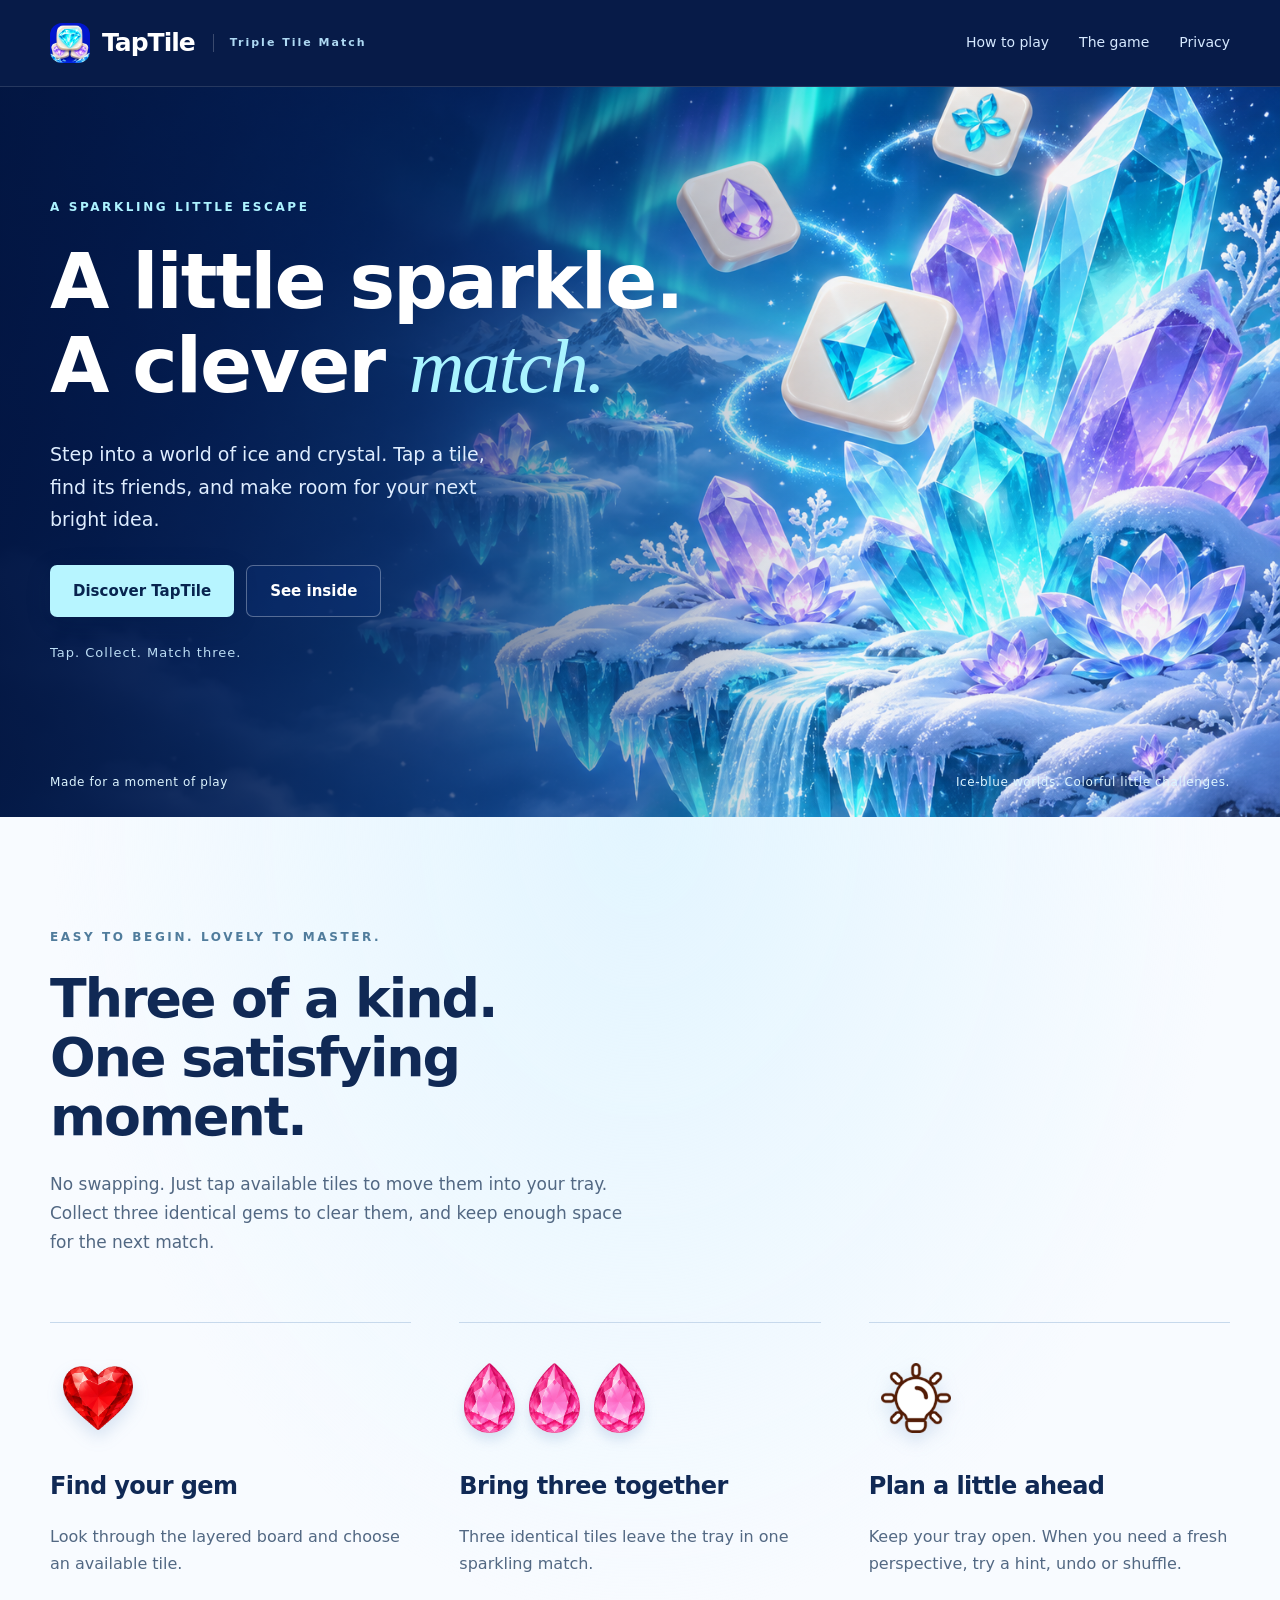
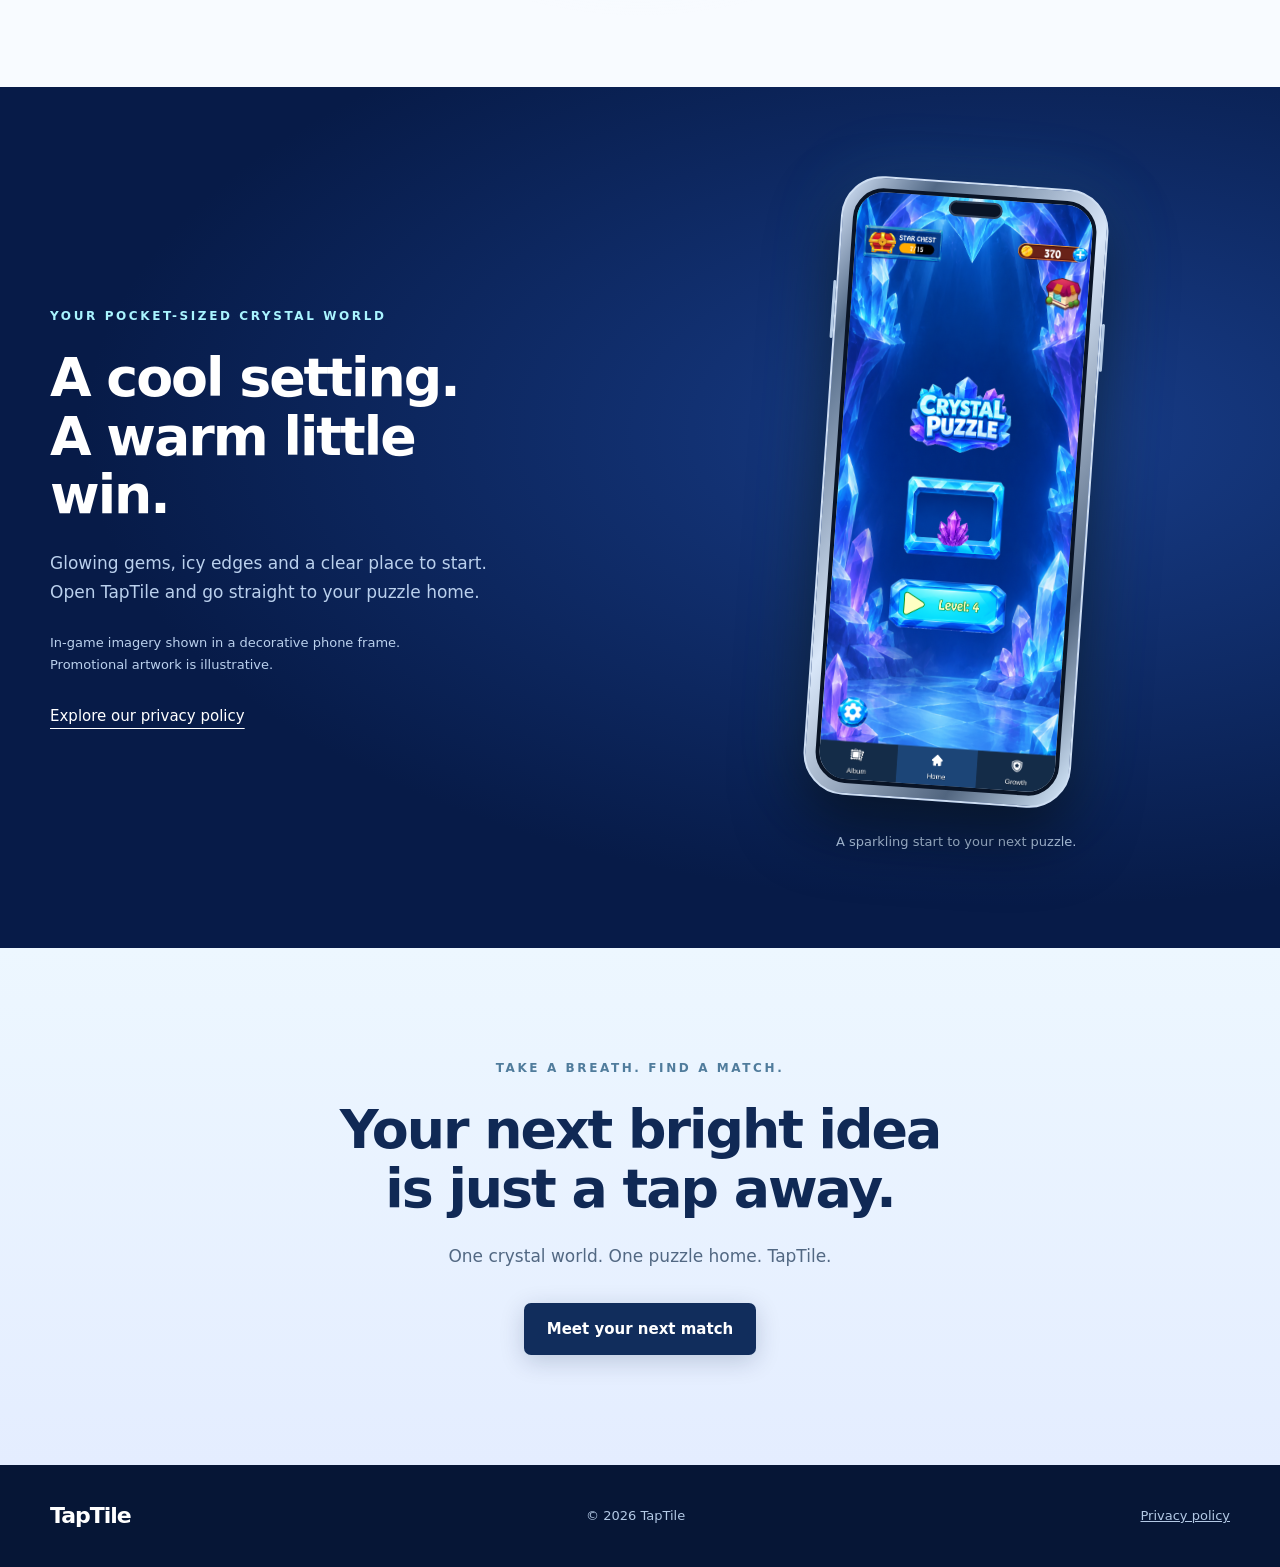
<file: index.html>
<!doctype html>
<html lang="en">
<head>
<meta charset="utf-8"><meta name="viewport" content="width=device-width, initial-scale=1">
<meta name="description" content="TapTile is a crystal tile-matching puzzle. Tap, collect and match three in a sparkling world of ice and gems.">
<meta name="theme-color" content="#071b48"><meta property="og:title" content="TapTile · A little sparkle. A clever match."><meta property="og:image" content="assets/ice-crystal-world.png">
<title>TapTile · Triple Tile Match</title><link rel="icon" href="assets/taptile-icon.png"><link rel="stylesheet" href="site.css">
</head>
<body>
<header class="topbar"><nav class="nav wrap" aria-label="Main navigation"><a class="brand" href="index.html"><img src="assets/taptile-icon.png" alt="" width="40" height="40">TapTile<span class="brand-caption">Triple Tile Match</span></a><div class="nav-links"><a href="#play">How to play</a><a href="#screens">The game</a><a href="privacy.html">Privacy</a></div></nav></header>
<main>
<section class="hero"><img class="hero-art" src="assets/ice-crystal-world.png" alt="Illustrated ice islands, glowing crystal towers and floating gem tiles beneath an aurora" fetchpriority="high"><div class="hero-shade"></div><div class="wrap hero-content"><p class="eyebrow">A sparkling little escape</p><h1>A little sparkle.<br>A clever <em>match.</em></h1><p class="lede">Step into a world of ice and crystal. Tap a tile, find its friends, and make room for your next bright idea.</p><div class="actions"><a class="button primary" href="#play">Discover TapTile</a><a class="button secondary" href="#screens">See inside</a></div><p class="hero-note">Tap. Collect. Match three.</p></div><div class="hero-bottom wrap"><span>Made for a moment of play</span><span>Ice-blue worlds. Colorful little challenges.</span></div></section>
<section class="intro" id="play"><div class="wrap"><div class="section-head"><p class="eyebrow">Easy to begin. Lovely to master.</p><h2>Three of a kind.<br>One satisfying moment.</h2><p>No swapping. Just tap available tiles to move them into your tray. Collect three identical gems to clear them, and keep enough space for the next match.</p></div><div class="feature-grid"><article class="feature"><div class="tile-demo"><img src="assets/gem-cyan.png" alt="" width="76" height="76"></div><h3>Find your gem</h3><p>Look through the layered board and choose an available tile.</p></article><article class="feature"><div class="tile-trio" aria-hidden="true"><img src="assets/gem-purple.png" alt=""><img src="assets/gem-purple.png" alt=""><img src="assets/gem-purple.png" alt=""></div><h3>Bring three together</h3><p>Three identical tiles leave the tray in one sparkling match.</p></article><article class="feature"><div class="tile-demo"><img src="assets/hint.png" alt="" width="76" height="76"></div><h3>Plan a little ahead</h3><p>Keep your tray open. When you need a fresh perspective, try a hint, undo or shuffle.</p></article></div></div></section>
<section class="showcase" id="screens"><div class="wrap showcase-grid"><div class="showcase-copy"><p class="eyebrow">Your pocket-sized crystal world</p><h2>A cool setting.<br>A warm little win.</h2><p>Glowing gems, icy edges and a clear place to start. Open TapTile and go straight to your puzzle home.</p><p class="capture-note">In-game imagery shown in a decorative phone frame. Promotional artwork is illustrative.</p><a class="text-link" href="privacy.html">Explore our privacy policy</a></div><figure class="phone-figure"><div class="phone"><div class="phone-screen"><img src="assets/taptile-home.png" alt="TapTile home screen with crystal artwork and level selection" loading="lazy"></div><span class="phone-camera" aria-hidden="true"></span><span class="phone-key" aria-hidden="true"></span></div><figcaption>A sparkling start to your next puzzle.</figcaption></figure></div></section>
<section class="closing"><div class="wrap"><p class="eyebrow">Take a breath. Find a match.</p><h2>Your next bright idea<br>is just a tap away.</h2><p>One crystal world. One puzzle home. TapTile.</p><a class="button primary" href="#play">Meet your next match</a></div></section>
</main><footer><div class="wrap footer-row"><a class="brand" href="index.html">TapTile</a><span>© 2026 TapTile</span><a href="privacy.html">Privacy policy</a></div></footer>
</body></html>
</file>
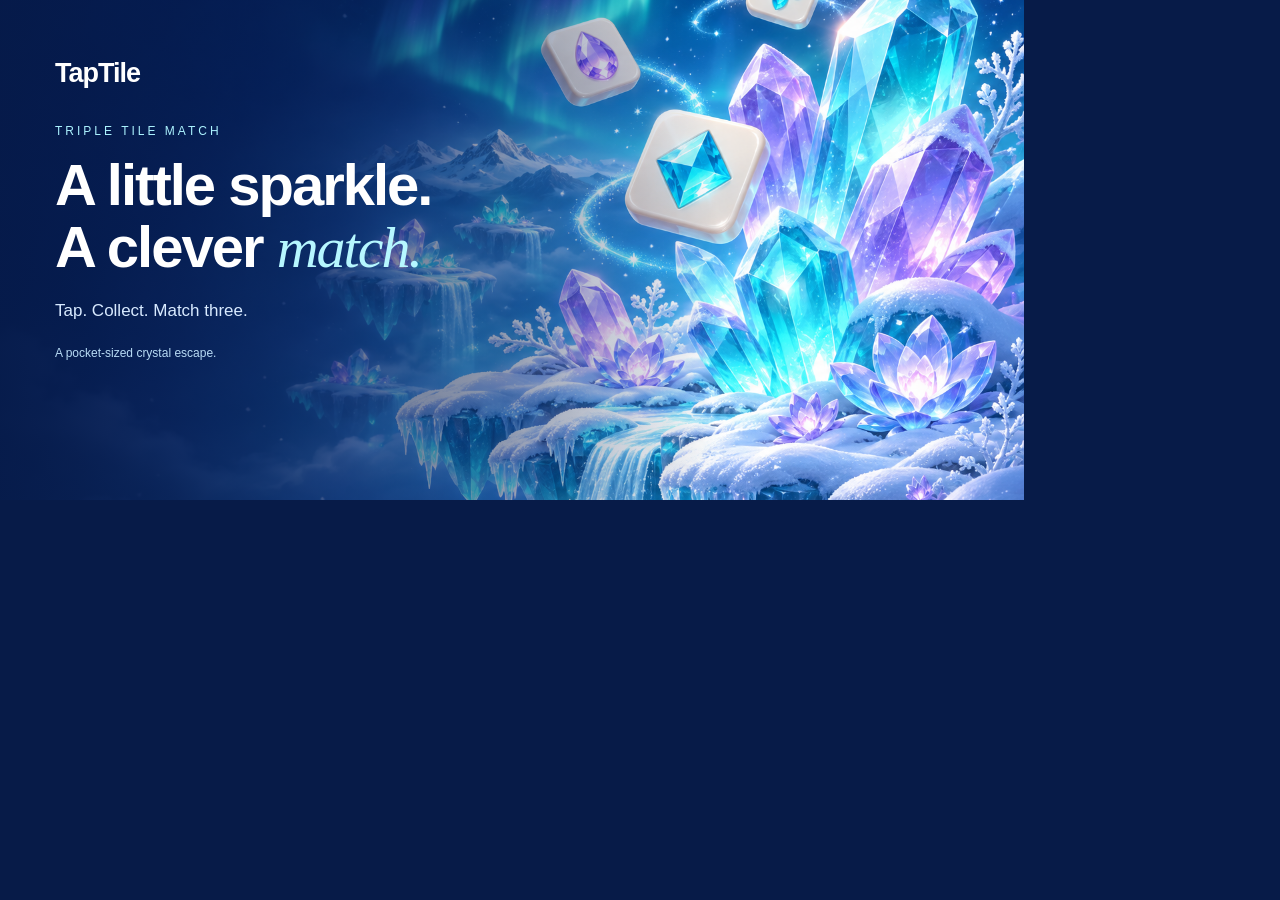
<file: banner.html>
<!doctype html><html lang="en"><head><meta charset="utf-8"><meta name="viewport" content="width=device-width,initial-scale=1"><title>TapTile · Ice Crystal Banner</title><style>*{box-sizing:border-box}html,body{margin:0;width:1024px;height:500px;overflow:hidden}body{position:relative;background:#071b48;color:#fff;font-family:"Avenir Next","Segoe UI",sans-serif}.art{position:absolute;width:100%;height:100%;object-fit:cover;object-position:center}.shade{position:absolute;inset:0;background:linear-gradient(90deg,#061a48ed,#061a4870 49%,transparent 70%)}main{position:relative;padding:58px 55px;max-width:600px}.brand{font-size:27px;letter-spacing:-1px;font-weight:800;margin-bottom:35px}.eyebrow{font-size:12px;color:#acf3ff;text-transform:uppercase;letter-spacing:3px}h1{font-size:58px;line-height:1.07;letter-spacing:-2px;margin:16px 0 22px}em{color:#b6f7ff;font-family:Georgia,serif;font-weight:400}p{font-size:17px;color:#d8eaff}.note{font-size:12px;color:#b8dbf5;margin-top:25px}</style></head><body><img class="art" src="assets/ice-crystal-world.png" alt="Ice crystal world promotional artwork"><div class="shade"></div><main><div class="brand">TapTile</div><div class="eyebrow">Triple Tile Match</div><h1>A little sparkle.<br>A clever <em>match.</em></h1><p>Tap. Collect. Match three.</p><div class="note">A pocket-sized crystal escape.</div></main></body></html>
</file>
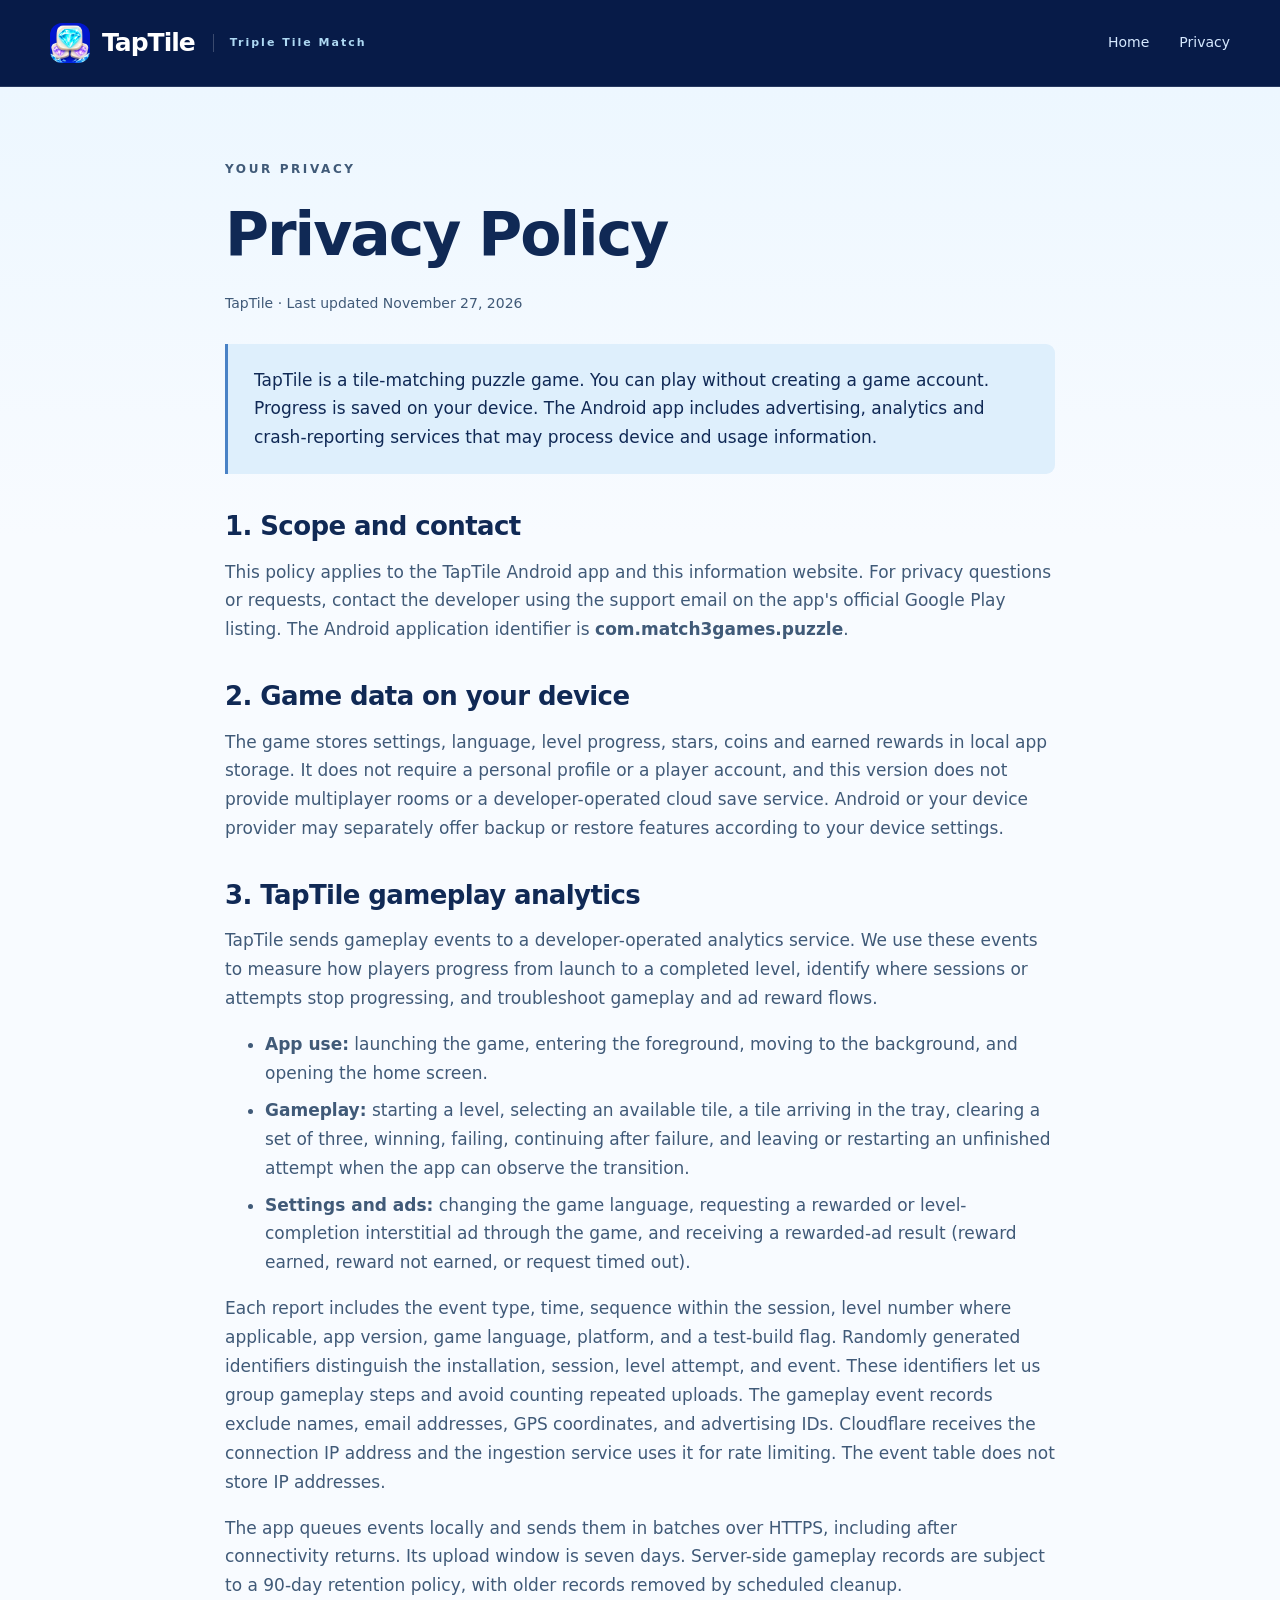
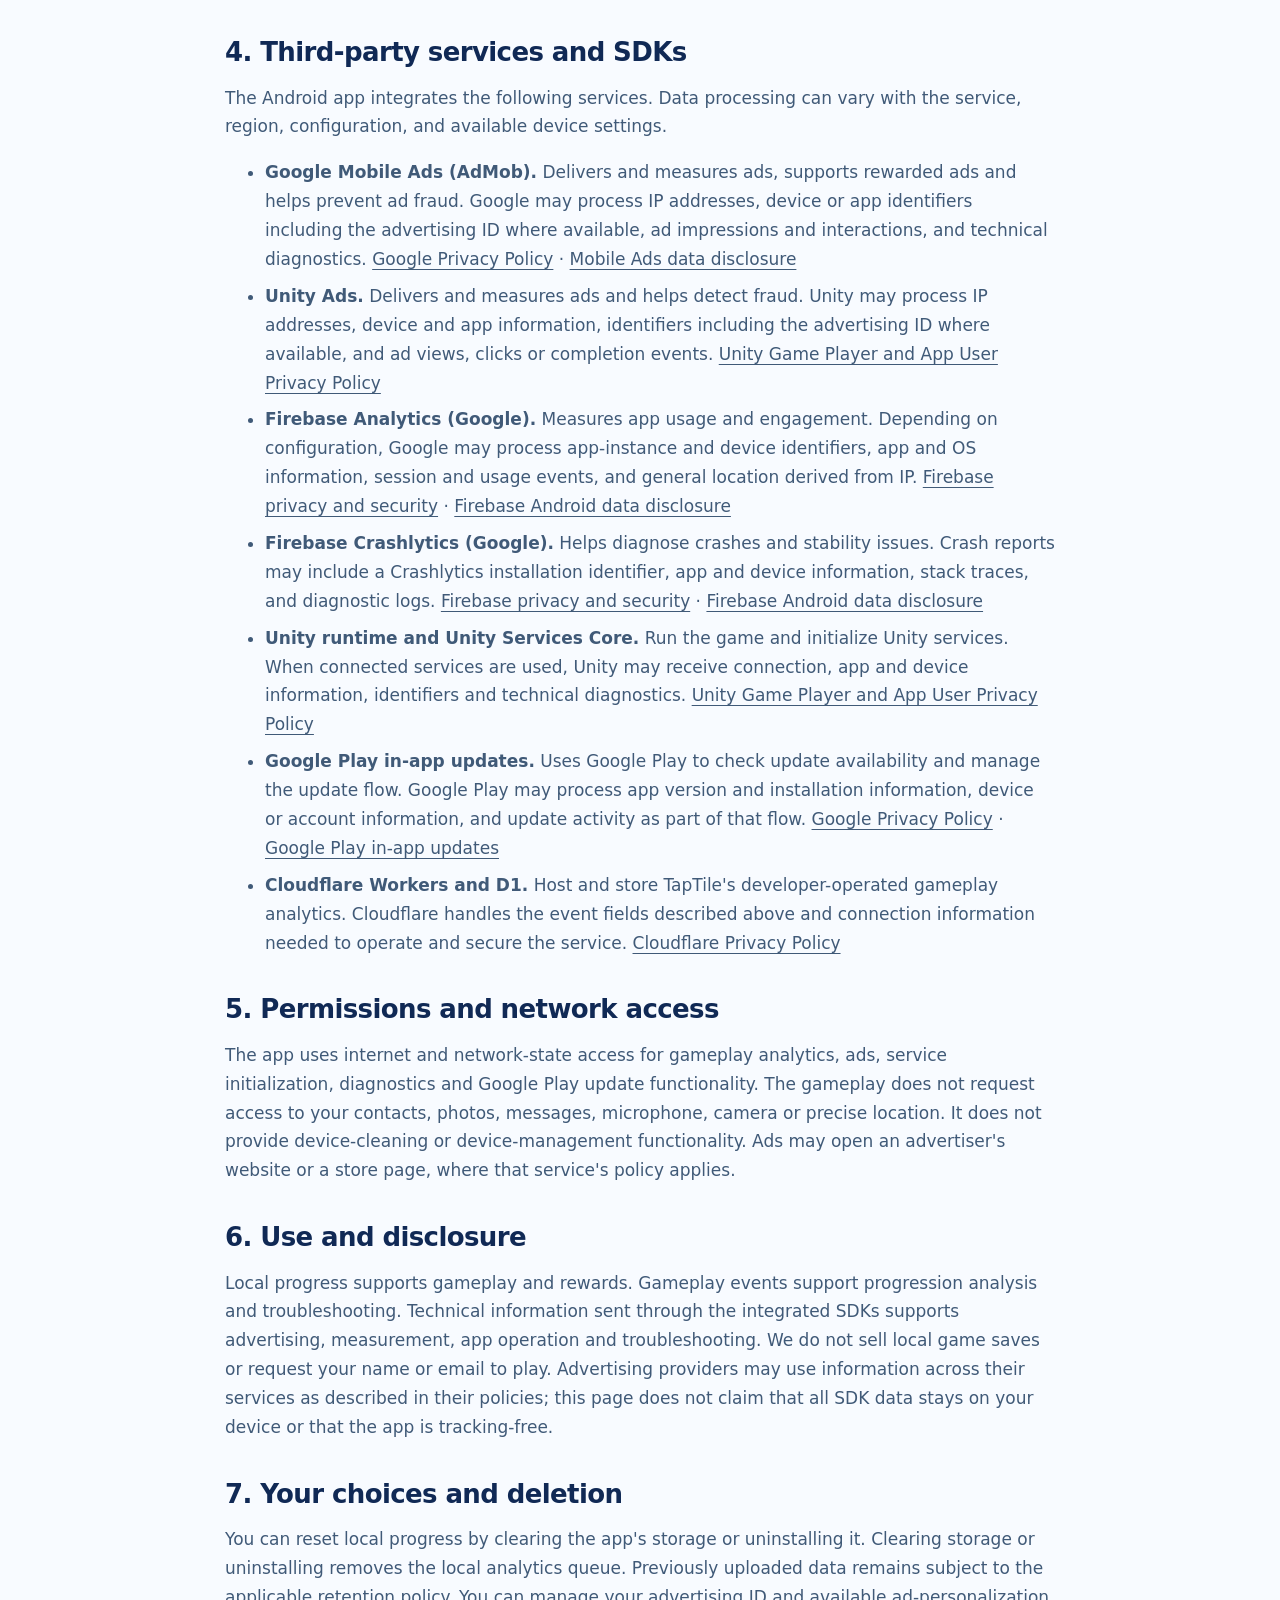
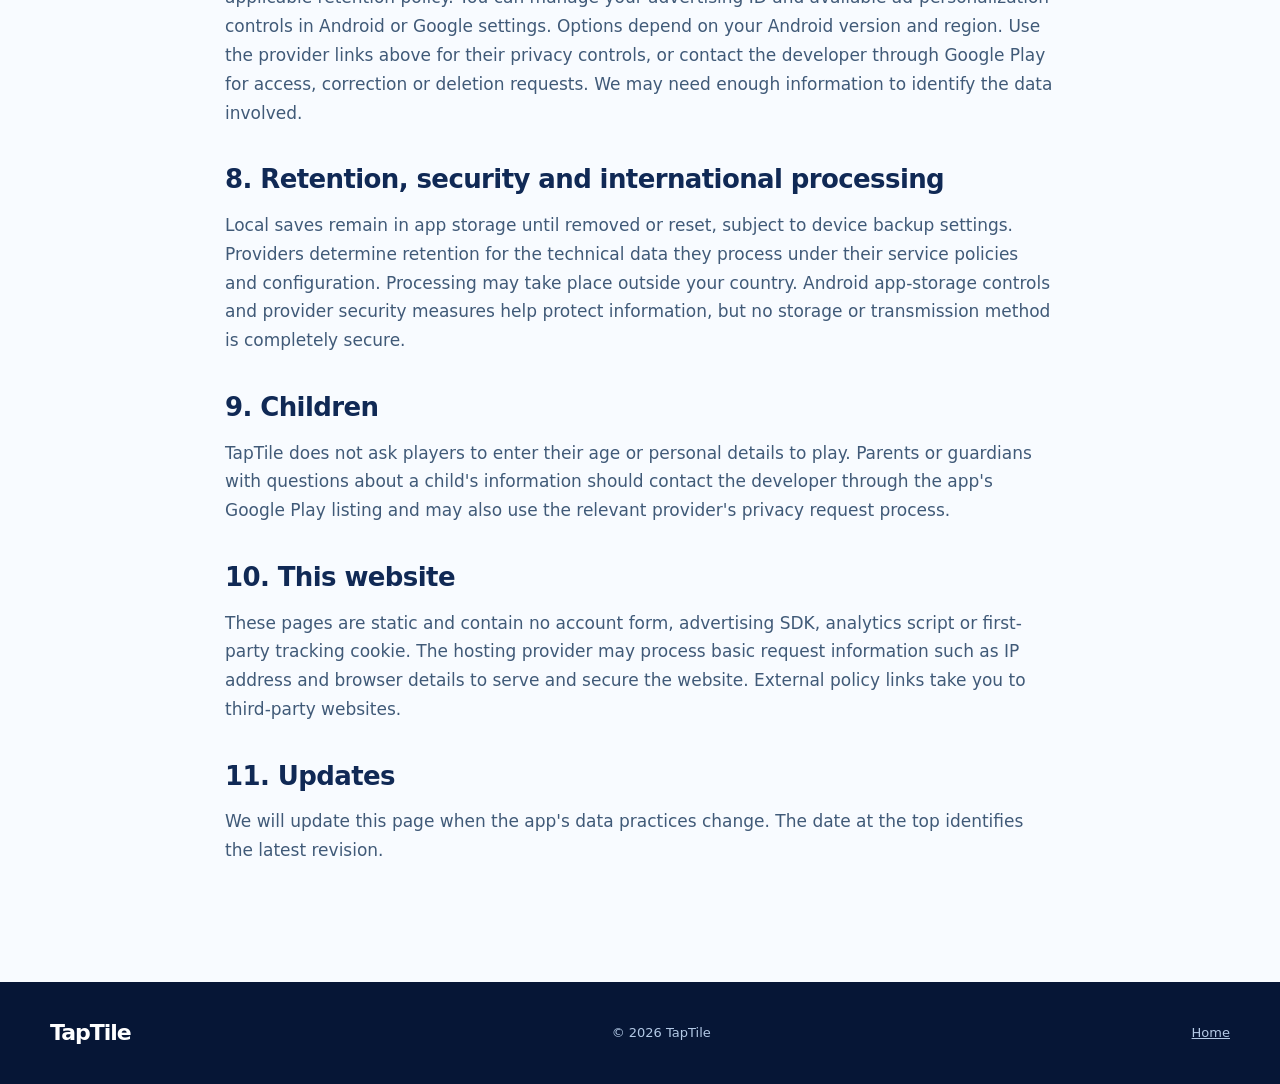
<file: privacy.html>
<!doctype html><html lang="en"><head><meta charset="utf-8"><meta name="viewport" content="width=device-width,initial-scale=1"><meta name="description" content="Privacy information for TapTile, including local game progress, advertising, analytics and crash reporting."><meta name="theme-color" content="#071b48"><title>Privacy Policy · TapTile</title><link rel="icon" href="assets/taptile-icon.png"><link rel="stylesheet" href="site.css"></head><body>
<header class="topbar"><nav class="nav wrap" aria-label="Main navigation"><a class="brand" href="index.html"><img src="assets/taptile-icon.png" alt="" width="40" height="40">TapTile<span class="brand-caption">Triple Tile Match</span></a><div class="nav-links"><a href="index.html">Home</a><a href="privacy.html" aria-current="page">Privacy</a></div></nav></header>
<main class="legal"><article class="wrap legal-shell"><p class="eyebrow">Your privacy</p><h1>Privacy Policy</h1><p class="legal-meta">TapTile · Last updated November 27, 2026</p>
<div class="notice">TapTile is a tile-matching puzzle game. You can play without creating a game account. Progress is saved on your device. The Android app includes advertising, analytics and crash-reporting services that may process device and usage information.</div>
<h2>1. Scope and contact</h2><p>This policy applies to the TapTile Android app and this information website. For privacy questions or requests, contact the developer using the support email on the app's official Google Play listing. The Android application identifier is <strong>com.match3games.puzzle</strong>.</p>
<h2>2. Game data on your device</h2><p>The game stores settings, language, level progress, stars, coins and earned rewards in local app storage. It does not require a personal profile or a player account, and this version does not provide multiplayer rooms or a developer-operated cloud save service. Android or your device provider may separately offer backup or restore features according to your device settings.</p>
<h2 id="gameplay-analytics">3. TapTile gameplay analytics</h2>
<p>TapTile sends gameplay events to a developer-operated analytics service. We use these events to measure how players progress from launch to a completed level, identify where sessions or attempts stop progressing, and troubleshoot gameplay and ad reward flows.</p>
<ul>
<li><strong>App use:</strong> launching the game, entering the foreground, moving to the background, and opening the home screen.</li>
<li><strong>Gameplay:</strong> starting a level, selecting an available tile, a tile arriving in the tray, clearing a set of three, winning, failing, continuing after failure, and leaving or restarting an unfinished attempt when the app can observe the transition.</li>
<li><strong>Settings and ads:</strong> changing the game language, requesting a rewarded or level-completion interstitial ad through the game, and receiving a rewarded-ad result (reward earned, reward not earned, or request timed out).</li>
</ul>
<p>Each report includes the event type, time, sequence within the session, level number where applicable, app version, game language, platform, and a test-build flag. Randomly generated identifiers distinguish the installation, session, level attempt, and event. These identifiers let us group gameplay steps and avoid counting repeated uploads. The gameplay event records exclude names, email addresses, GPS coordinates, and advertising IDs. Cloudflare receives the connection IP address and the ingestion service uses it for rate limiting. The event table does not store IP addresses.</p>
<p>The app queues events locally and sends them in batches over HTTPS, including after connectivity returns. Its upload window is seven days. Server-side gameplay records are subject to a 90-day retention policy, with older records removed by scheduled cleanup.</p>
<h2 id="third-party-services">4. Third-party services and SDKs</h2>
<p>The Android app integrates the following services. Data processing can vary with the service, region, configuration, and available device settings.</p>
<ul>
<li><strong>Google Mobile Ads (AdMob).</strong> Delivers and measures ads, supports rewarded ads and helps prevent ad fraud. Google may process IP addresses, device or app identifiers including the advertising ID where available, ad impressions and interactions, and technical diagnostics. <a href="https://policies.google.com/privacy">Google Privacy Policy</a> · <a href="https://developers.google.com/admob/android/privacy/play-data-disclosure">Mobile Ads data disclosure</a></li>
<li><strong>Unity Ads.</strong> Delivers and measures ads and helps detect fraud. Unity may process IP addresses, device and app information, identifiers including the advertising ID where available, and ad views, clicks or completion events. <a href="https://unity.com/legal/game-player-and-app-user-privacy-policy">Unity Game Player and App User Privacy Policy</a></li>
<li><strong>Firebase Analytics (Google).</strong> Measures app usage and engagement. Depending on configuration, Google may process app-instance and device identifiers, app and OS information, session and usage events, and general location derived from IP. <a href="https://firebase.google.com/support/privacy">Firebase privacy and security</a> · <a href="https://firebase.google.com/docs/android/play-data-disclosure">Firebase Android data disclosure</a></li>
<li><strong>Firebase Crashlytics (Google).</strong> Helps diagnose crashes and stability issues. Crash reports may include a Crashlytics installation identifier, app and device information, stack traces, and diagnostic logs. <a href="https://firebase.google.com/support/privacy">Firebase privacy and security</a> · <a href="https://firebase.google.com/docs/android/play-data-disclosure">Firebase Android data disclosure</a></li>
<li><strong>Unity runtime and Unity Services Core.</strong> Run the game and initialize Unity services. When connected services are used, Unity may receive connection, app and device information, identifiers and technical diagnostics. <a href="https://unity.com/legal/game-player-and-app-user-privacy-policy">Unity Game Player and App User Privacy Policy</a></li>
<li><strong>Google Play in-app updates.</strong> Uses Google Play to check update availability and manage the update flow. Google Play may process app version and installation information, device or account information, and update activity as part of that flow. <a href="https://policies.google.com/privacy">Google Privacy Policy</a> · <a href="https://developer.android.com/guide/playcore/in-app-updates">Google Play in-app updates</a></li>
<li><strong>Cloudflare Workers and D1.</strong> Host and store TapTile's developer-operated gameplay analytics. Cloudflare handles the event fields described above and connection information needed to operate and secure the service. <a href="https://www.cloudflare.com/privacypolicy/">Cloudflare Privacy Policy</a></li>
</ul>
<h2>5. Permissions and network access</h2><p>The app uses internet and network-state access for gameplay analytics, ads, service initialization, diagnostics and Google Play update functionality. The gameplay does not request access to your contacts, photos, messages, microphone, camera or precise location. It does not provide device-cleaning or device-management functionality. Ads may open an advertiser's website or a store page, where that service's policy applies.</p>
<h2>6. Use and disclosure</h2><p>Local progress supports gameplay and rewards. Gameplay events support progression analysis and troubleshooting. Technical information sent through the integrated SDKs supports advertising, measurement, app operation and troubleshooting. We do not sell local game saves or request your name or email to play. Advertising providers may use information across their services as described in their policies; this page does not claim that all SDK data stays on your device or that the app is tracking-free.</p>
<h2>7. Your choices and deletion</h2><p>You can reset local progress by clearing the app's storage or uninstalling it. Clearing storage or uninstalling removes the local analytics queue. Previously uploaded data remains subject to the applicable retention policy. You can manage your advertising ID and available ad-personalization controls in Android or Google settings. Options depend on your Android version and region. Use the provider links above for their privacy controls, or contact the developer through Google Play for access, correction or deletion requests. We may need enough information to identify the data involved.</p>
<h2>8. Retention, security and international processing</h2><p>Local saves remain in app storage until removed or reset, subject to device backup settings. Providers determine retention for the technical data they process under their service policies and configuration. Processing may take place outside your country. Android app-storage controls and provider security measures help protect information, but no storage or transmission method is completely secure.</p>
<h2>9. Children</h2><p>TapTile does not ask players to enter their age or personal details to play. Parents or guardians with questions about a child's information should contact the developer through the app's Google Play listing and may also use the relevant provider's privacy request process.</p>
<h2>10. This website</h2><p>These pages are static and contain no account form, advertising SDK, analytics script or first-party tracking cookie. The hosting provider may process basic request information such as IP address and browser details to serve and secure the website. External policy links take you to third-party websites.</p>
<h2>11. Updates</h2><p>We will update this page when the app's data practices change. The date at the top identifies the latest revision.</p>
</article></main><footer><div class="wrap footer-row"><a class="brand" href="index.html">TapTile</a><span>© 2026 TapTile</span><a href="index.html">Home</a></div></footer></body></html>
</file>
<file: site.css>
:root{--ink:#102955;--muted:#526883;--navy:#071b48;--cyan:#a9f4ff;--purple:#c0b1ff;--line:#d7e6f2;--paper:#f7fbff;--wrap:1180px}*{box-sizing:border-box}html{scroll-behavior:smooth;scroll-padding-top:90px}body{margin:0;background:var(--paper);color:var(--ink);font:17px/1.7 "Avenir Next","Segoe UI",system-ui,sans-serif}a{color:inherit}img{max-width:100%;display:block}a:focus-visible{outline:3px solid #8966ed;outline-offset:6px}.wrap{width:min(var(--wrap),calc(100% - 64px));margin:auto}.topbar{background:var(--navy);color:white;border-bottom:1px solid #ffffff20}.nav{min-height:86px;display:flex;align-items:center;justify-content:space-between;gap:24px}.brand{display:flex;align-items:center;gap:12px;font-size:25px;font-weight:800;text-decoration:none;letter-spacing:-1px}.brand img{border-radius:12px}.brand-caption{font-size:11px;letter-spacing:2px;font-weight:600;color:#aed9f3;border-left:1px solid #ffffff35;padding-left:16px;margin-left:6px}.nav-links{display:flex;gap:30px;font-size:14px}.nav-links a{text-decoration:none;color:#d6e9ff}.nav-links a:hover,.text-link:hover{color:#62dff5}.hero{min-height:730px;position:relative;isolation:isolate;overflow:hidden;color:white;display:flex;align-items:center;background:#08295d}.hero-art{position:absolute;inset:0;width:100%;height:100%;object-fit:cover;object-position:center;z-index:-3}.hero-shade{position:absolute;inset:0;background:linear-gradient(90deg,rgba(3,21,62,.87),rgba(4,28,73,.65) 31%,rgba(7,27,72,.04) 65%);z-index:-2}.hero-content{padding:90px 0 120px}.eyebrow{text-transform:uppercase;font-weight:700;font-size:12px;letter-spacing:2.6px;margin:0 0 23px;color:#507c9c}.hero .eyebrow{color:#adf3ff}h1,h2,h3{line-height:1.09;letter-spacing:-2px;margin:0 0 24px}h1{font-size:clamp(52px,6vw,82px);max-width:700px;font-weight:750}h1 em{color:var(--cyan);font-family:Georgia,serif;font-weight:400}h2{font-size:clamp(36px,4.2vw,56px)}h3{font-size:24px;letter-spacing:-.6px}.lede{font-size:19px;line-height:1.7;max-width:440px;color:#deedff;margin:30px 0}.actions{display:flex;gap:12px;flex-wrap:wrap}.button{display:inline-flex;align-items:center;justify-content:center;text-decoration:none;min-height:52px;border-radius:7px;padding:0 23px;font-size:15px;font-weight:750}.primary{background:#b7f5ff;color:#08244f;box-shadow:0 6px 24px #021e4430}.secondary{border:1px solid #ffffff50;color:white;background:#0d347d50}.button:hover{filter:brightness(1.08)}.hero-note{font-size:13px;color:#bcddf4;letter-spacing:1px;margin-top:25px}.hero-bottom{position:absolute;bottom:25px;left:0;right:0;display:flex;justify-content:space-between;font-size:12px;color:#ddf5ff;letter-spacing:.6px}.intro{padding:110px 0;background:radial-gradient(ellipse at top,#e2f5ff,transparent 65%),#f8fbff}.section-head{max-width:660px}.section-head>p:last-child{color:var(--muted);max-width:600px}.feature-grid{display:grid;grid-template-columns:repeat(3,1fr);gap:48px;margin-top:65px}.feature{border-top:1px solid #c7d9ec;padding:28px 0 0}.feature p{color:var(--muted);font-size:16px;margin:0}.tile-demo{width:95px;height:95px;display:grid;place-items:center;margin-bottom:27px}.tile-demo img{width:70px;height:76px;object-fit:contain;filter:drop-shadow(0 8px 8px #4879b62e)}.tile-trio{height:95px;display:flex;align-items:center;margin-bottom:27px;gap:5px}.tile-trio img{width:60px;height:70px;object-fit:contain;filter:drop-shadow(0 7px 6px #4879b62e)}.showcase{padding:95px 0;background:radial-gradient(ellipse at 80% 40%,#183d89,transparent 65%),#071b48;color:white;overflow:hidden}.showcase-grid{display:grid;grid-template-columns:1fr 1fr;gap:85px;align-items:center}.showcase-copy{max-width:470px}.showcase .eyebrow{color:var(--cyan)}.showcase-copy>p:not(.eyebrow){color:#bad0ed}.showcase-copy .capture-note{font-size:13px;max-width:360px;margin:25px 0}.text-link{text-underline-offset:7px;font-size:15px}.phone-figure{margin:0;display:grid;justify-items:center;gap:28px}.phone{position:relative;width:268px;padding:10px;background:linear-gradient(120deg,#d5e4f9,#526986 15%,#d9e7f9 46%,#51657f 80%,#d9ecff);border:2px solid #cedef2;border-radius:42px;box-shadow:0 30px 65px #0009,0 0 70px #5bd9ff25;transform:rotate(4deg)}.phone-screen{overflow:hidden;border-radius:31px;background:#082a71;border:4px solid #091426;aspect-ratio:9/22}.phone-screen img{width:100%;height:100%;object-fit:cover}.phone-camera{position:absolute;top:19px;left:50%;transform:translateX(-50%);width:50px;height:12px;background:#091426;border-radius:20px;box-shadow:0 0 0 2px #34445b}.phone-key{position:absolute;right:-5px;top:130px;width:3px;height:48px;background:#b6cce6;border-radius:3px}.phone:before{content:"";position:absolute;left:-5px;top:105px;width:3px;height:58px;background:#b6cce6;border-radius:3px}figcaption{font-size:13px;color:#bad0ed}.closing{padding:110px 0;text-align:center;background:linear-gradient(#edf7ff,#e4edff)}.closing p:not(.eyebrow){color:var(--muted)}.closing .button{margin-top:15px;background:#112d5c;color:white}footer{padding:32px 0;background:#061636;color:#b3c9e5;font-size:13px}.footer-row{display:flex;align-items:center;justify-content:space-between;gap:24px}footer .brand{font-size:22px;color:white}.legal{padding:72px 0 100px;background:linear-gradient(#edf7ff,#f8fbff 450px)}.legal-shell{max-width:830px}.legal h1{font-size:60px}.legal h2{font-size:26px;letter-spacing:-.6px;margin:38px 0 14px}.legal p,.legal li{color:#405a78}.legal-meta{font-size:14px}.notice{padding:22px 26px;background:#deeffc;border-left:3px solid #4982c6;border-radius:0 9px 9px 0;margin:28px 0}.legal a{text-underline-offset:4px}.legal li{margin-bottom:8px}@media(min-width:1600px){.hero-art{object-position:center 55%}.hero{min-height:850px}}@media(max-width:800px){.wrap{width:calc(100% - 40px)}.brand-caption{display:none}.nav{min-height:76px;gap:14px}.nav-links{gap:16px;font-size:13px}.brand{font-size:22px;gap:8px}.brand img{width:34px;height:34px}.hero{min-height:760px;align-items:flex-start}.hero-content{padding:64px 0 300px}.hero-art{object-position:68% center}.hero-shade{background:linear-gradient(180deg,#051c4be8,#061d4bba 45%,#061d4b10 80%)}h1{font-size:55px}.lede{max-width:430px;font-size:17px}.hero-bottom{font-size:11px}.hero-bottom span:last-child{display:none}.intro,.closing{padding:72px 0}.feature-grid{grid-template-columns:1fr;gap:28px;margin-top:40px}.feature{display:grid;grid-template-columns:100px 1fr;column-gap:16px}.feature>div{grid-row:span 2;margin:0}.feature h3{margin:9px 0 12px}.tile-trio{gap:0}.tile-trio img{width:33px}.showcase{padding:72px 0}.showcase-grid{grid-template-columns:1fr;gap:50px}.showcase-copy{max-width:600px}.phone{width:250px}.footer-row{flex-wrap:wrap}.legal{padding-top:45px}.legal h1{font-size:46px}.legal-shell{width:calc(100% - 40px)}}@media(max-width:390px){.nav-links{gap:10px;font-size:12px}.brand img{display:none}h1{font-size:49px}.feature{grid-template-columns:80px 1fr}.tile-trio img{width:26px}}@media(prefers-reduced-motion:reduce){html{scroll-behavior:auto}.phone{transform:none}}
</file>
